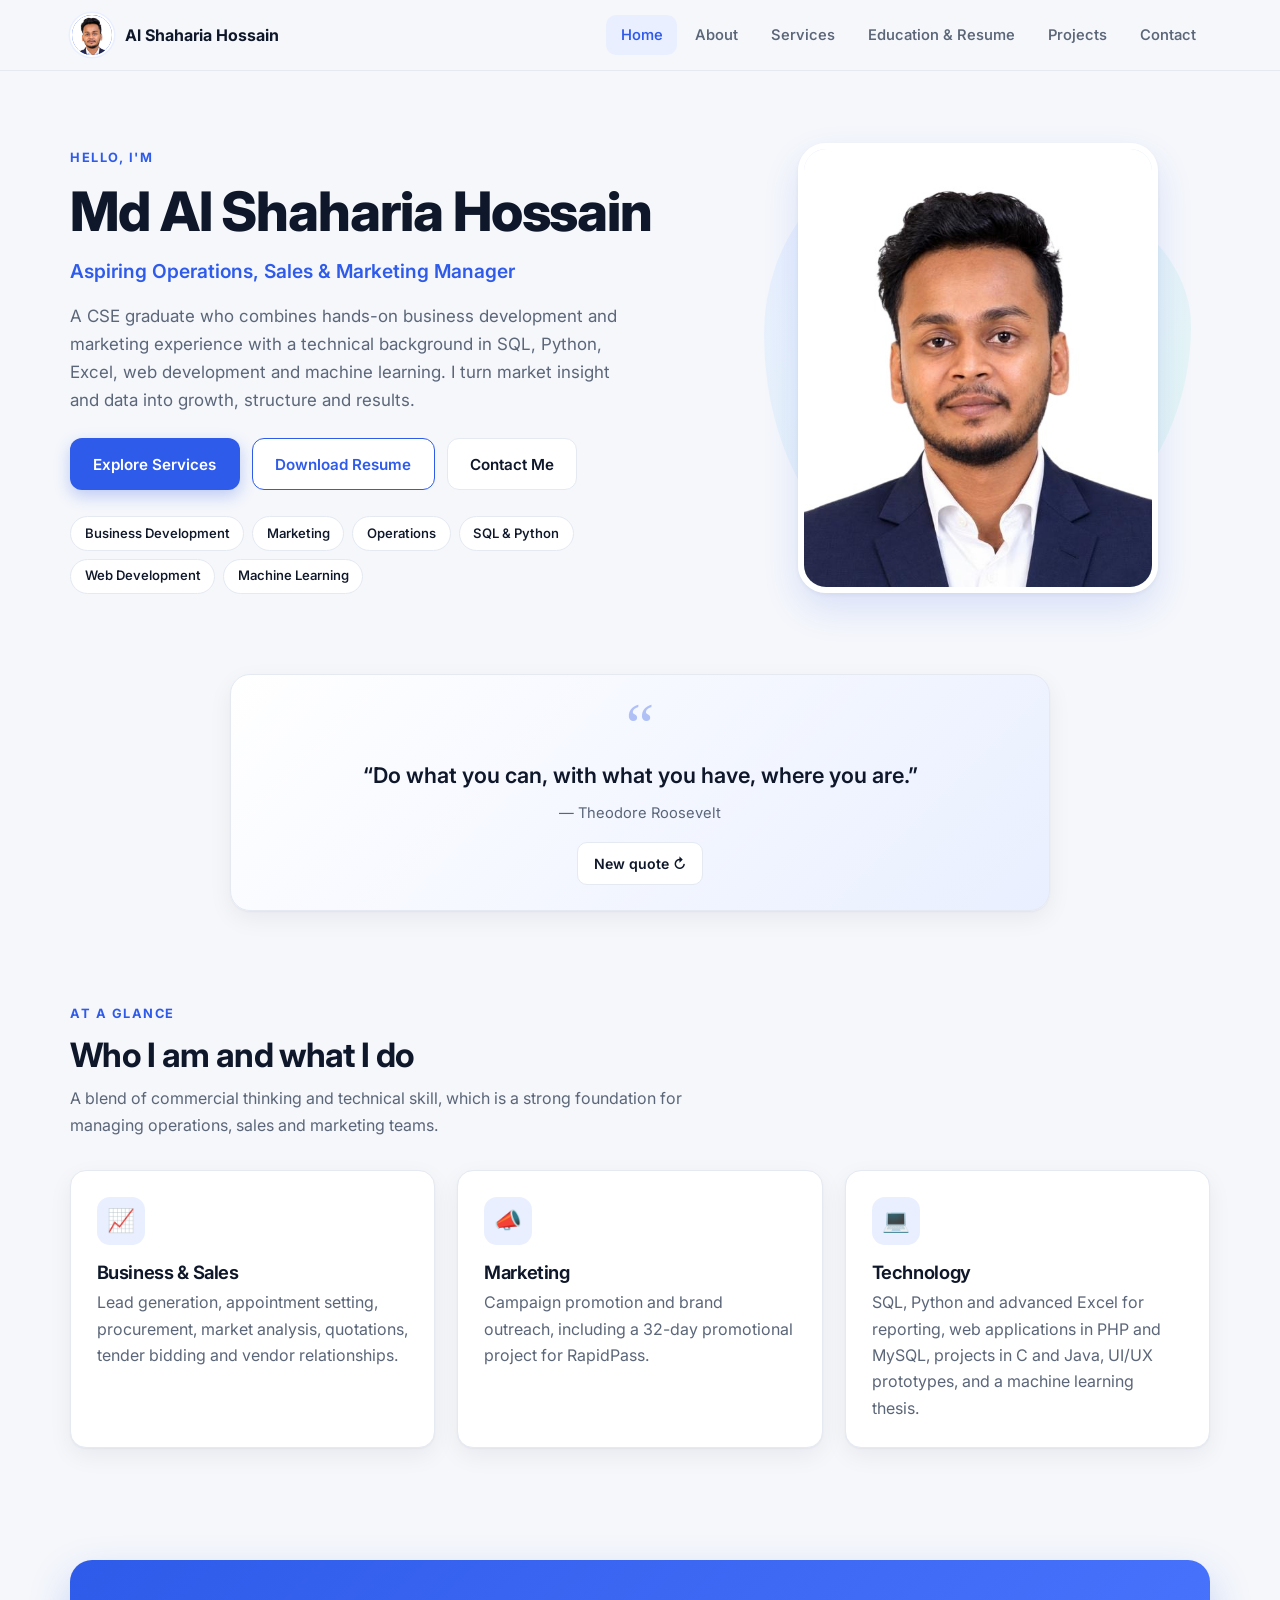
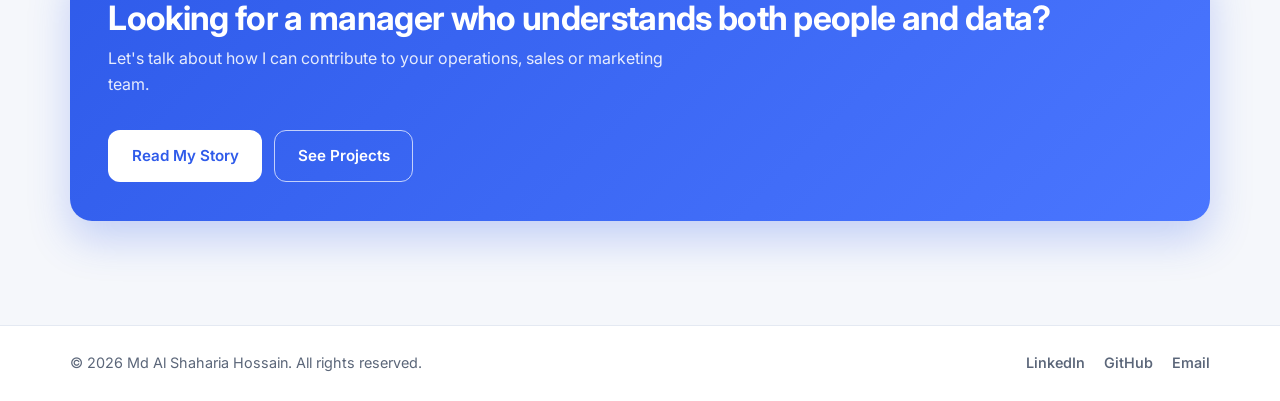
<file: index.html>
<!DOCTYPE html>
<html lang="en">
<head>
<meta charset="UTF-8">
<meta name="viewport" content="width=device-width, initial-scale=1">
<title>Home | Md Al Shaharia Hossain</title>
<meta name="description" content="Portfolio of Md Al Shaharia Hossain: business development, marketing and web development professional aspiring to operations, sales and marketing management.">
<link rel="preconnect" href="https://fonts.googleapis.com">
<link rel="preconnect" href="https://fonts.gstatic.com" crossorigin>
<link href="https://fonts.googleapis.com/css2?family=Inter:wght@400;500;600;700;800&display=swap" rel="stylesheet">
<link rel="stylesheet" href="style.css">
</head>
<body data-page="index.html">
<header class="site-header">
  <div class="container nav-wrap">
    <a href="index.html" class="brand" aria-label="Home"><span class="brand-mark"><span class="bm-fallback">MH</span><img src="image/profile.jpg" alt="Md Al Shaharia Hossain" onerror="this.remove()"></span><span class="brand-text">Al Shaharia Hossain</span></a>
    <button class="nav-toggle" id="navToggle" aria-label="Toggle menu" aria-expanded="false"><span></span><span></span><span></span></button>
    <nav class="nav" id="nav"><a href="index.html" class="active">Home</a><a href="about.html">About</a><a href="services.html">Services</a><a href="education.html">Education & Resume</a><a href="projects.html">Projects</a><a href="contact.html">Contact</a></nav>
  </div>
</header>
<main>

<section class="hero container">
  <div class="hero-text reveal">
    <span class="eyebrow">Hello, I'm</span>
    <h1>Md Al Shaharia Hossain</h1>
    <p class="role">Aspiring Operations, Sales &amp; Marketing Manager</p>
    <p class="lead">A CSE graduate who combines hands-on business development and marketing experience with a technical background in SQL, Python, Excel, web development and machine learning. I turn market insight and data into growth, structure and results.</p>
    <div class="btn-row">
      <a class="btn btn-primary" href="services.html">Explore Services</a>
      <a class="btn btn-outline" href="resume.pdf" download="Md-Al-Shaharia-Hossain-Resume.pdf" data-resume>Download Resume</a>
      <a class="btn btn-ghost" href="contact.html">Contact Me</a>
    </div>
    <ul class="chips">
      <li>Business Development</li><li>Marketing</li><li>Operations</li><li>SQL &amp; Python</li><li>Web Development</li><li>Machine Learning</li>
    </ul>
  </div>
  <div class="hero-photo reveal">
    <div class="photo photo-lg">
  <span class="initials">MH</span>
  <img src="image/profile.jpg" alt="Portrait of Md Al Shaharia Hossain" onerror="this.remove()">
</div>
  </div>
</section>

<section class="container reveal">
  <figure class="quote-box">
    <div class="quote-icon">&ldquo;</div>
    <blockquote id="quoteText">Loading inspiration...</blockquote>
    <figcaption id="quoteAuthor"></figcaption>
    <button class="btn btn-ghost btn-sm" id="newQuote" type="button">New quote &#8635;</button>
  </figure>
</section>

<section class="container section reveal">
  <div class="section-head">
    <span class="eyebrow">At a glance</span>
    <h2>Who I am and what I do</h2>
    <p>A blend of commercial thinking and technical skill, which is a strong foundation for managing operations, sales and marketing teams.</p>
  </div>
  <div class="grid-3">
    <article class="card">
      <div class="icon">&#128200;</div>
      <h3>Business &amp; Sales</h3>
      <p>Lead generation, appointment setting, procurement, market analysis, quotations, tender bidding and vendor relationships.</p>
    </article>
    <article class="card">
      <div class="icon">&#128227;</div>
      <h3>Marketing</h3>
      <p>Campaign promotion and brand outreach, including a 32-day promotional project for RapidPass.</p>
    </article>
    <article class="card">
      <div class="icon">&#128187;</div>
      <h3>Technology</h3>
      <p>SQL, Python and advanced Excel for reporting, web applications in PHP and MySQL, projects in C and Java, UI/UX prototypes, and a machine learning thesis.</p>
    </article>
  </div>
</section>

<section class="container section reveal">
  <div class="cta-box">
    <div>
      <h2>Looking for a manager who understands both people and data?</h2>
      <p>Let's talk about how I can contribute to your operations, sales or marketing team.</p>
    </div>
    <div class="btn-row">
      <a class="btn btn-primary" href="about.html">Read My Story</a>
      <a class="btn btn-ghost" href="projects.html">See Projects</a>
    </div>
  </div>
</section>

</main>
<footer class="site-footer">
  <div class="container footer-wrap">
    <p>&copy; <span id="year">2026</span> Md Al Shaharia Hossain. All rights reserved.</p>
    <div class="footer-links">
      <a href="https://www.linkedin.com/in/md-al-shaharia-hossain" target="_blank" rel="noopener">LinkedIn</a>
      <a href="https://github.com/Rimon0287" target="_blank" rel="noopener">GitHub</a>
      <a href="mailto:rimonhassain4087@gmail.com">Email</a>
    </div>
  </div>
</footer>
<button class="to-top" id="toTop" aria-label="Back to top">&uarr;</button>
<div class="toast" id="toast" role="status" aria-live="polite"></div>
<div class="modal" id="modal" aria-hidden="true">
  <div class="modal-backdrop" data-close></div>
  <div class="modal-box" role="dialog" aria-modal="true" aria-labelledby="modalTitle">
    <button class="modal-close" data-close aria-label="Close">&times;</button>
    <div id="modalBody"></div>
  </div>
</div>
<script src="script.js"></script>
</body>
</html>
</file>
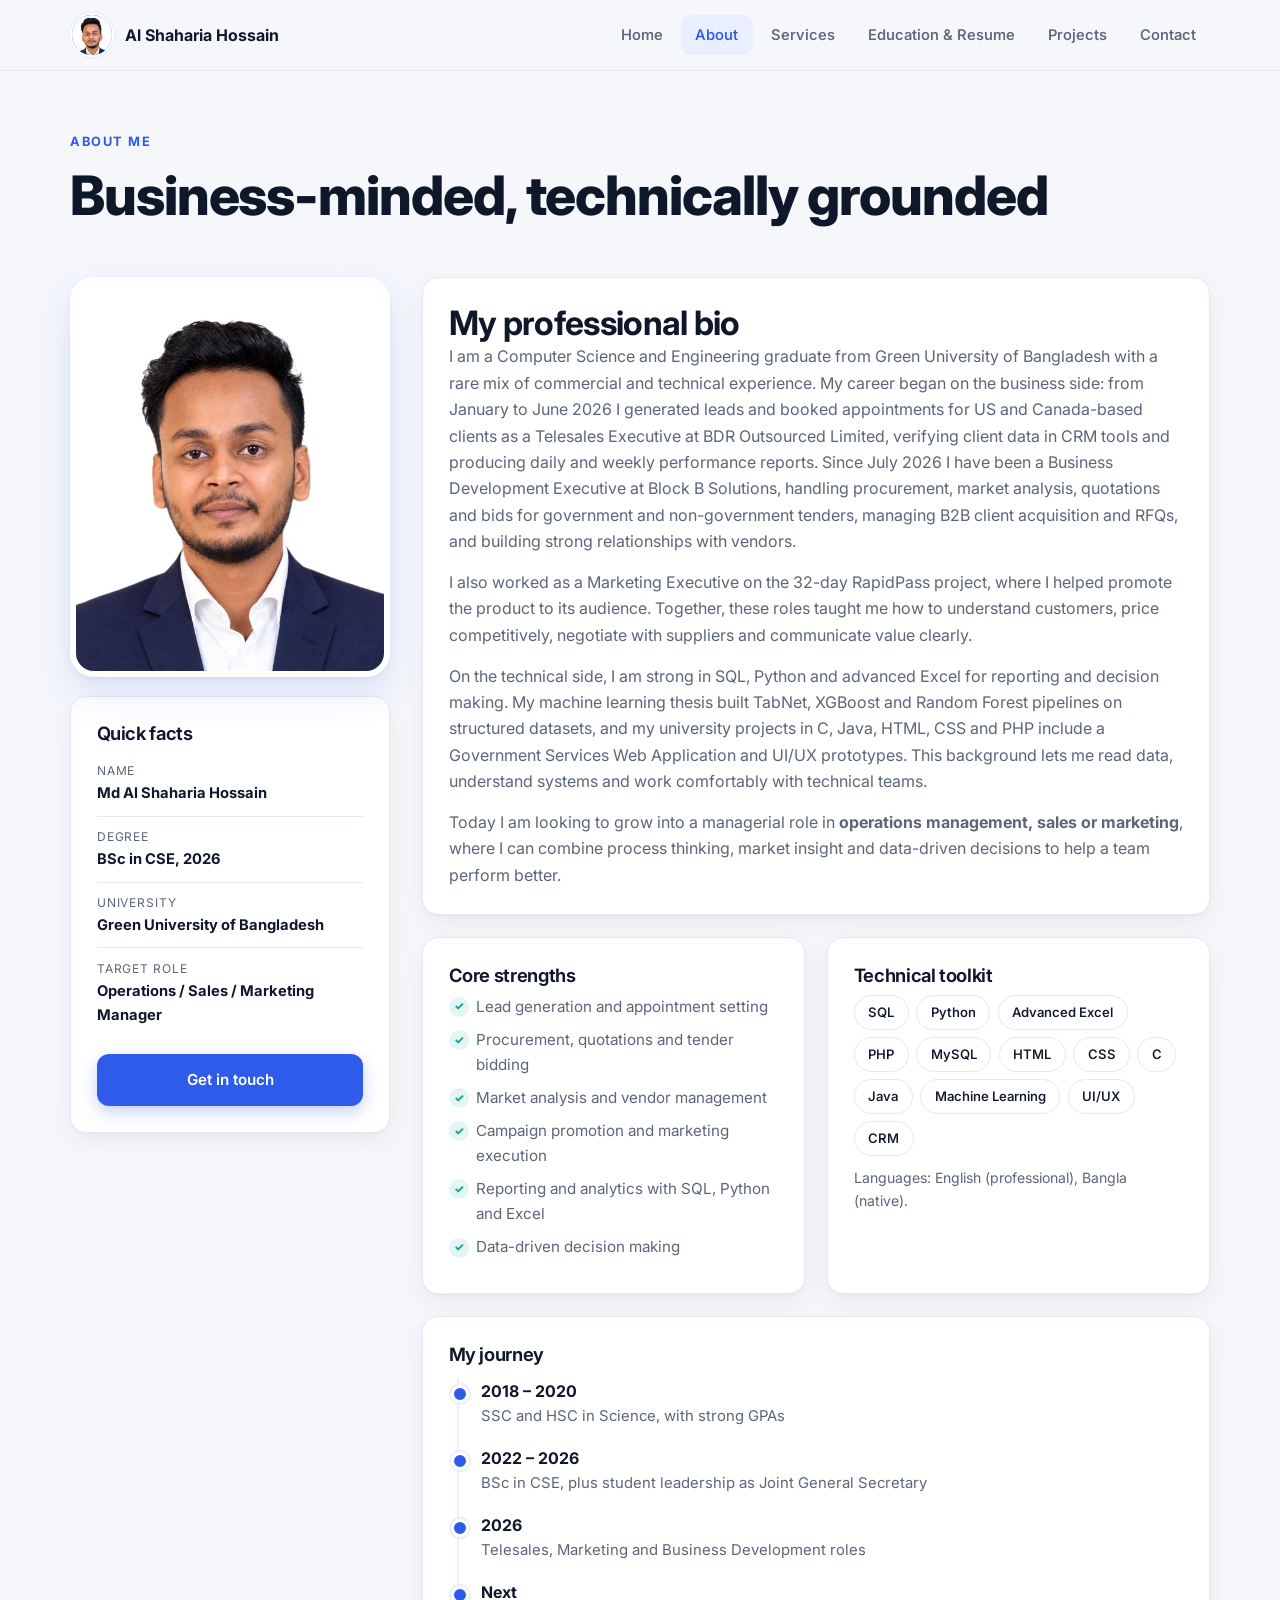
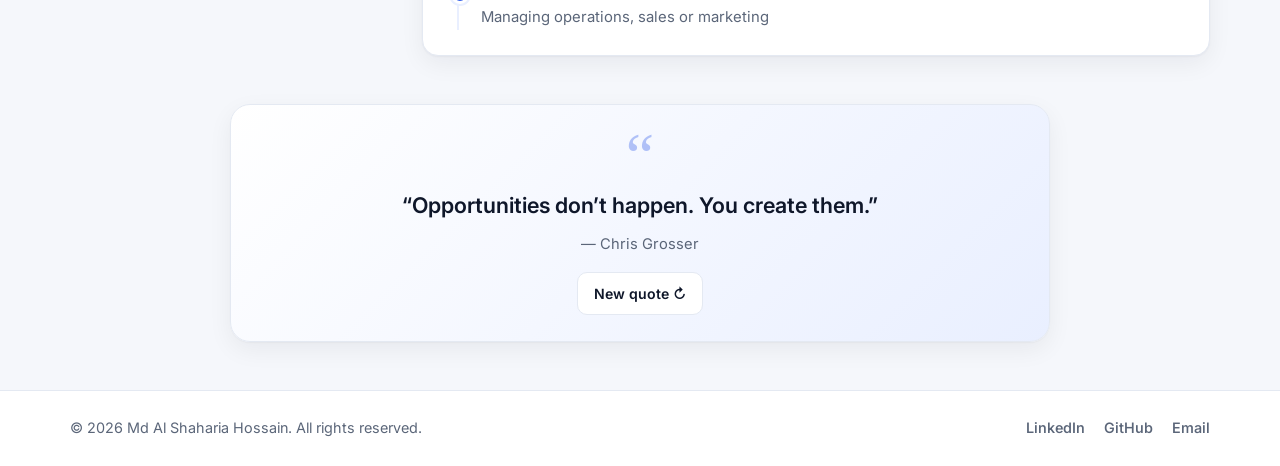
<file: about.html>
<!DOCTYPE html>
<html lang="en">
<head>
<meta charset="UTF-8">
<meta name="viewport" content="width=device-width, initial-scale=1">
<title>About | Md Al Shaharia Hossain</title>
<meta name="description" content="Portfolio of Md Al Shaharia Hossain: business development, marketing and web development professional aspiring to operations, sales and marketing management.">
<link rel="preconnect" href="https://fonts.googleapis.com">
<link rel="preconnect" href="https://fonts.gstatic.com" crossorigin>
<link href="https://fonts.googleapis.com/css2?family=Inter:wght@400;500;600;700;800&display=swap" rel="stylesheet">
<link rel="stylesheet" href="style.css">
</head>
<body data-page="about.html">
<header class="site-header">
  <div class="container nav-wrap">
    <a href="index.html" class="brand" aria-label="Home"><span class="brand-mark"><span class="bm-fallback">MH</span><img src="image/profile.jpg" alt="Md Al Shaharia Hossain" onerror="this.remove()"></span><span class="brand-text">Al Shaharia Hossain</span></a>
    <button class="nav-toggle" id="navToggle" aria-label="Toggle menu" aria-expanded="false"><span></span><span></span><span></span></button>
    <nav class="nav" id="nav"><a href="index.html">Home</a><a href="about.html" class="active">About</a><a href="services.html">Services</a><a href="education.html">Education & Resume</a><a href="projects.html">Projects</a><a href="contact.html">Contact</a></nav>
  </div>
</header>
<main>

<section class="page-hero container reveal">
  <span class="eyebrow">About me</span>
  <h1>Business-minded, technically grounded</h1>
</section>

<section class="container about-grid">
  <aside class="about-side reveal">
    <div class="photo photo-md">
  <span class="initials">MH</span>
  <img src="image/profile.jpg" alt="Portrait of Md Al Shaharia Hossain" onerror="this.remove()">
</div>
    <div class="card mini">
      <h3>Quick facts</h3>
      <ul class="facts">
        <li><span>Name</span><b>Md Al Shaharia Hossain</b></li>
        <li><span>Degree</span><b>BSc in CSE, 2026</b></li>
        <li><span>University</span><b>Green University of Bangladesh</b></li>
        <li><span>Target role</span><b>Operations / Sales / Marketing Manager</b></li>
      </ul>
      <a class="btn btn-primary btn-block" href="contact.html">Get in touch</a>
    </div>
  </aside>

  <div class="about-main reveal">
    <div class="card">
      <h2>My professional bio</h2>
      <p>I am a Computer Science and Engineering graduate from Green University of Bangladesh with a rare mix of commercial and technical experience. My career began on the business side: from January to June 2026 I generated leads and booked appointments for US and Canada-based clients as a Telesales Executive at BDR Outsourced Limited, verifying client data in CRM tools and producing daily and weekly performance reports. Since July 2026 I have been a Business Development Executive at Block B Solutions, handling procurement, market analysis, quotations and bids for government and non-government tenders, managing B2B client acquisition and RFQs, and building strong relationships with vendors.</p>
      <p>I also worked as a Marketing Executive on the 32-day RapidPass project, where I helped promote the product to its audience. Together, these roles taught me how to understand customers, price competitively, negotiate with suppliers and communicate value clearly.</p>
      <p>On the technical side, I am strong in SQL, Python and advanced Excel for reporting and decision making. My machine learning thesis built TabNet, XGBoost and Random Forest pipelines on structured datasets, and my university projects in C, Java, HTML, CSS and PHP include a Government Services Web Application and UI/UX prototypes. This background lets me read data, understand systems and work comfortably with technical teams.</p>
      <p>Today I am looking to grow into a managerial role in <b>operations management, sales or marketing</b>, where I can combine process thinking, market insight and data-driven decisions to help a team perform better.</p>
    </div>

    <div class="grid-2">
      <div class="card">
        <h3>Core strengths</h3>
        <ul class="tick">
          <li>Lead generation and appointment setting</li>
          <li>Procurement, quotations and tender bidding</li>
          <li>Market analysis and vendor management</li>
          <li>Campaign promotion and marketing execution</li>
          <li>Reporting and analytics with SQL, Python and Excel</li>
          <li>Data-driven decision making</li>
        </ul>
      </div>
      <div class="card">
        <h3>Technical toolkit</h3>
        <div class="tags">
          <span>SQL</span><span>Python</span><span>Advanced Excel</span><span>PHP</span><span>MySQL</span><span>HTML</span><span>CSS</span><span>C</span><span>Java</span><span>Machine Learning</span><span>UI/UX</span><span>CRM</span>
        </div>
        <p class="muted small">Languages: English (professional), Bangla (native).</p>
      </div>
    </div>

    <div class="card">
      <h3>My journey</h3>
      <ol class="mini-timeline">
        <li><b>2018 &ndash; 2020</b><span>SSC and HSC in Science, with strong GPAs</span></li>
        <li><b>2022 &ndash; 2026</b><span>BSc in CSE, plus student leadership as Joint General Secretary</span></li>
        <li><b>2026</b><span>Telesales, Marketing and Business Development roles</span></li>
        <li><b>Next</b><span>Managing operations, sales or marketing</span></li>
      </ol>
    </div>
  </div>
</section>

<section class="container reveal">
  <figure class="quote-box">
    <div class="quote-icon">&ldquo;</div>
    <blockquote id="quoteText">Loading inspiration...</blockquote>
    <figcaption id="quoteAuthor"></figcaption>
    <button class="btn btn-ghost btn-sm" id="newQuote" type="button">New quote &#8635;</button>
  </figure>
</section>

</main>
<footer class="site-footer">
  <div class="container footer-wrap">
    <p>&copy; <span id="year">2026</span> Md Al Shaharia Hossain. All rights reserved.</p>
    <div class="footer-links">
      <a href="https://www.linkedin.com/in/md-al-shaharia-hossain" target="_blank" rel="noopener">LinkedIn</a>
      <a href="https://github.com/Rimon0287" target="_blank" rel="noopener">GitHub</a>
      <a href="mailto:rimonhassain4087@gmail.com">Email</a>
    </div>
  </div>
</footer>
<button class="to-top" id="toTop" aria-label="Back to top">&uarr;</button>
<div class="toast" id="toast" role="status" aria-live="polite"></div>
<div class="modal" id="modal" aria-hidden="true">
  <div class="modal-backdrop" data-close></div>
  <div class="modal-box" role="dialog" aria-modal="true" aria-labelledby="modalTitle">
    <button class="modal-close" data-close aria-label="Close">&times;</button>
    <div id="modalBody"></div>
  </div>
</div>
<script src="script.js"></script>
</body>
</html>
</file>
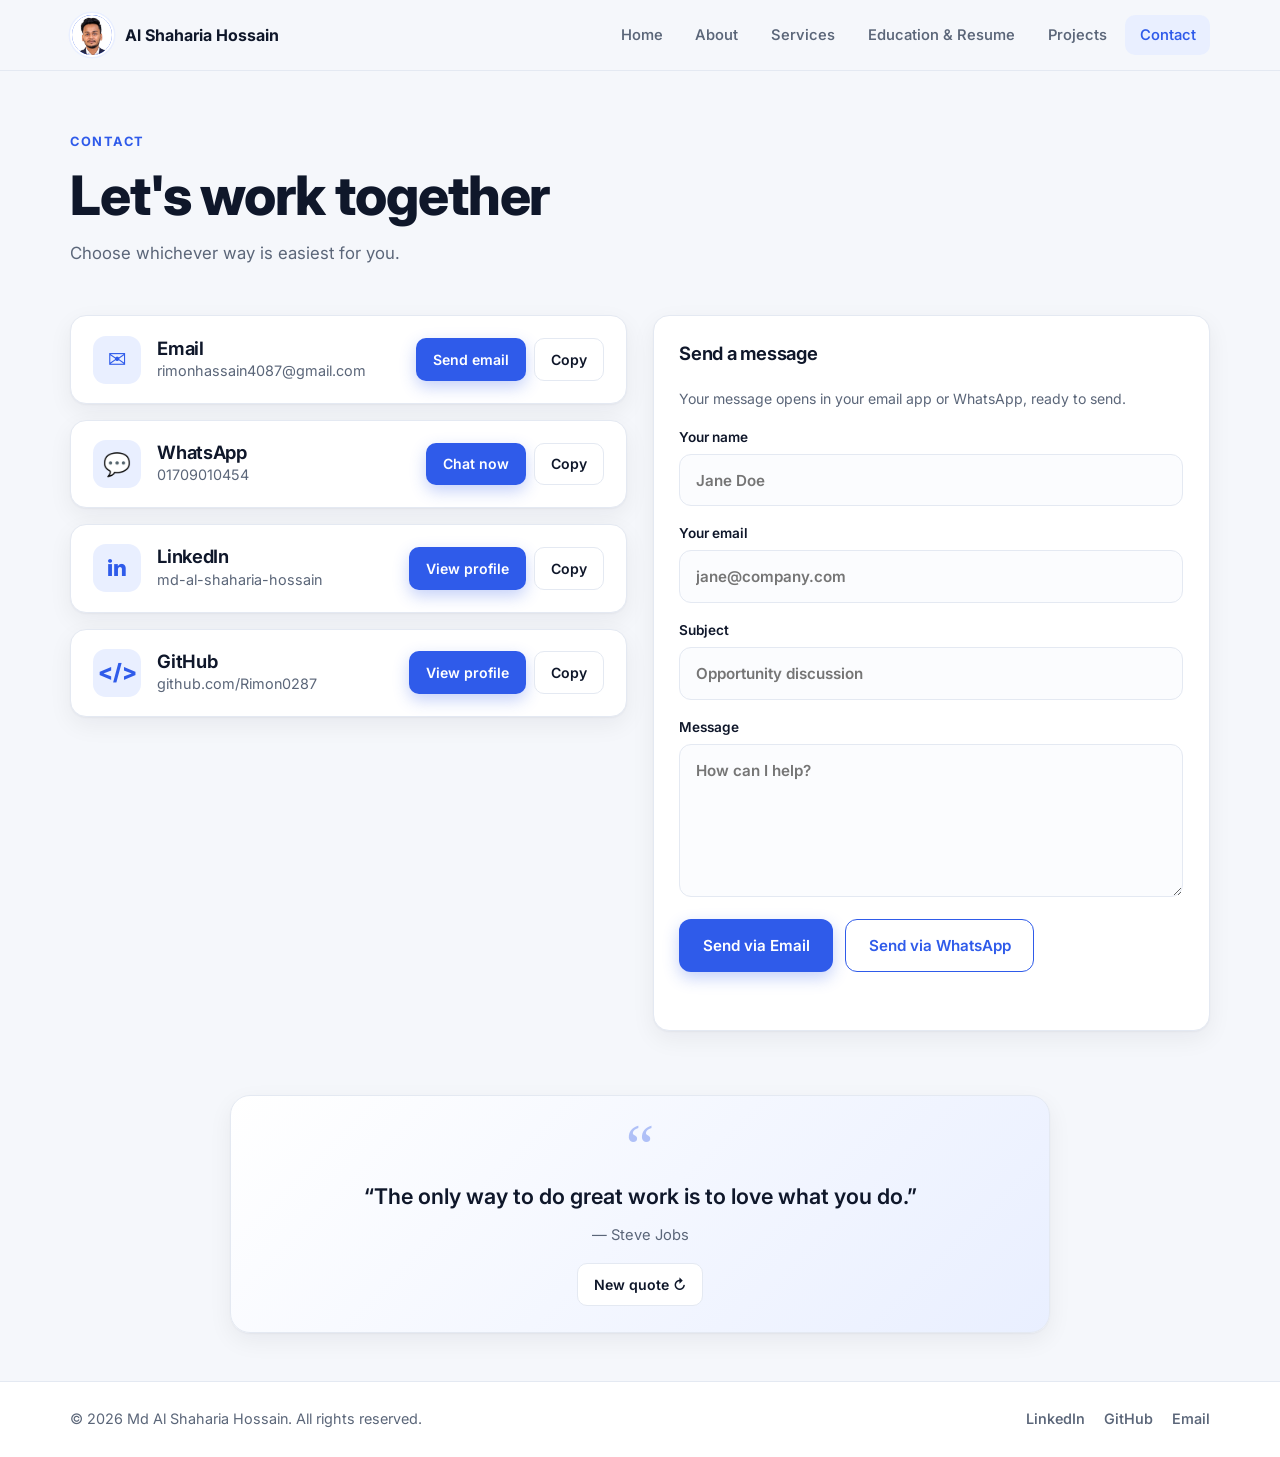
<file: contact.html>
<!DOCTYPE html>
<html lang="en">
<head>
<meta charset="UTF-8">
<meta name="viewport" content="width=device-width, initial-scale=1">
<title>Contact | Md Al Shaharia Hossain</title>
<meta name="description" content="Portfolio of Md Al Shaharia Hossain: business development, marketing and web development professional aspiring to operations, sales and marketing management.">
<link rel="preconnect" href="https://fonts.googleapis.com">
<link rel="preconnect" href="https://fonts.gstatic.com" crossorigin>
<link href="https://fonts.googleapis.com/css2?family=Inter:wght@400;500;600;700;800&display=swap" rel="stylesheet">
<link rel="stylesheet" href="style.css">
</head>
<body data-page="contact.html">
<header class="site-header">
  <div class="container nav-wrap">
    <a href="index.html" class="brand" aria-label="Home"><span class="brand-mark"><span class="bm-fallback">MH</span><img src="image/profile.jpg" alt="Md Al Shaharia Hossain" onerror="this.remove()"></span><span class="brand-text">Al Shaharia Hossain</span></a>
    <button class="nav-toggle" id="navToggle" aria-label="Toggle menu" aria-expanded="false"><span></span><span></span><span></span></button>
    <nav class="nav" id="nav"><a href="index.html">Home</a><a href="about.html">About</a><a href="services.html">Services</a><a href="education.html">Education & Resume</a><a href="projects.html">Projects</a><a href="contact.html" class="active">Contact</a></nav>
  </div>
</header>
<main>

<section class="page-hero container reveal">
  <span class="eyebrow">Contact</span>
  <h1>Let's work together</h1>
  <p class="sub">Choose whichever way is easiest for you.</p>
</section>

<section class="container section tight contact-grid reveal">
  <div class="contact-cards">
    <article class="card contact-card">
      <div class="icon">&#9993;</div>
      <div class="cc-body"><h3>Email</h3><p>rimonhassain4087@gmail.com</p></div>
      <div class="cc-actions">
        <a class="btn btn-primary btn-sm" href="mailto:rimonhassain4087@gmail.com">Send email</a>
        <button class="btn btn-ghost btn-sm" type="button" data-copy="rimonhassain4087@gmail.com">Copy</button>
      </div>
    </article>
    <article class="card contact-card">
      <div class="icon">&#128172;</div>
      <div class="cc-body"><h3>WhatsApp</h3><p>01709010454</p></div>
      <div class="cc-actions">
        <a class="btn btn-primary btn-sm" href="https://wa.me/8801709010454" target="_blank" rel="noopener">Chat now</a>
        <button class="btn btn-ghost btn-sm" type="button" data-copy="01709010454">Copy</button>
      </div>
    </article>
    <article class="card contact-card">
      <div class="icon">in</div>
      <div class="cc-body"><h3>LinkedIn</h3><p>md-al-shaharia-hossain</p></div>
      <div class="cc-actions">
        <a class="btn btn-primary btn-sm" href="https://www.linkedin.com/in/md-al-shaharia-hossain" target="_blank" rel="noopener">View profile</a>
        <button class="btn btn-ghost btn-sm" type="button" data-copy="https://www.linkedin.com/in/md-al-shaharia-hossain">Copy</button>
      </div>
    </article>
    <article class="card contact-card">
      <div class="icon">&lt;/&gt;</div>
      <div class="cc-body"><h3>GitHub</h3><p>github.com/Rimon0287</p></div>
      <div class="cc-actions">
        <a class="btn btn-primary btn-sm" href="https://github.com/Rimon0287" target="_blank" rel="noopener">View profile</a>
        <button class="btn btn-ghost btn-sm" type="button" data-copy="https://github.com/Rimon0287">Copy</button>
      </div>
    </article>
  </div>

  <form class="card form" id="contactForm" novalidate>
    <h3>Send a message</h3>
    <p class="muted small">Your message opens in your email app or WhatsApp, ready to send.</p>
    <label>Your name<input type="text" id="fName" placeholder="Jane Doe" required></label>
    <label>Your email<input type="email" id="fEmail" placeholder="jane@company.com" required></label>
    <label>Subject<input type="text" id="fSubject" placeholder="Opportunity discussion"></label>
    <label>Message<textarea id="fMessage" rows="5" placeholder="How can I help?" required></textarea></label>
    <div class="btn-row">
      <button class="btn btn-primary" type="submit" data-mode="email">Send via Email</button>
      <button class="btn btn-outline" type="button" id="sendWa">Send via WhatsApp</button>
    </div>
    <p class="form-error" id="formError" role="alert"></p>
  </form>
</section>

<section class="container reveal">
  <figure class="quote-box">
    <div class="quote-icon">&ldquo;</div>
    <blockquote id="quoteText">Loading inspiration...</blockquote>
    <figcaption id="quoteAuthor"></figcaption>
    <button class="btn btn-ghost btn-sm" id="newQuote" type="button">New quote &#8635;</button>
  </figure>
</section>

</main>
<footer class="site-footer">
  <div class="container footer-wrap">
    <p>&copy; <span id="year">2026</span> Md Al Shaharia Hossain. All rights reserved.</p>
    <div class="footer-links">
      <a href="https://www.linkedin.com/in/md-al-shaharia-hossain" target="_blank" rel="noopener">LinkedIn</a>
      <a href="https://github.com/Rimon0287" target="_blank" rel="noopener">GitHub</a>
      <a href="mailto:rimonhassain4087@gmail.com">Email</a>
    </div>
  </div>
</footer>
<button class="to-top" id="toTop" aria-label="Back to top">&uarr;</button>
<div class="toast" id="toast" role="status" aria-live="polite"></div>
<div class="modal" id="modal" aria-hidden="true">
  <div class="modal-backdrop" data-close></div>
  <div class="modal-box" role="dialog" aria-modal="true" aria-labelledby="modalTitle">
    <button class="modal-close" data-close aria-label="Close">&times;</button>
    <div id="modalBody"></div>
  </div>
</div>
<script src="script.js"></script>
</body>
</html>
</file>
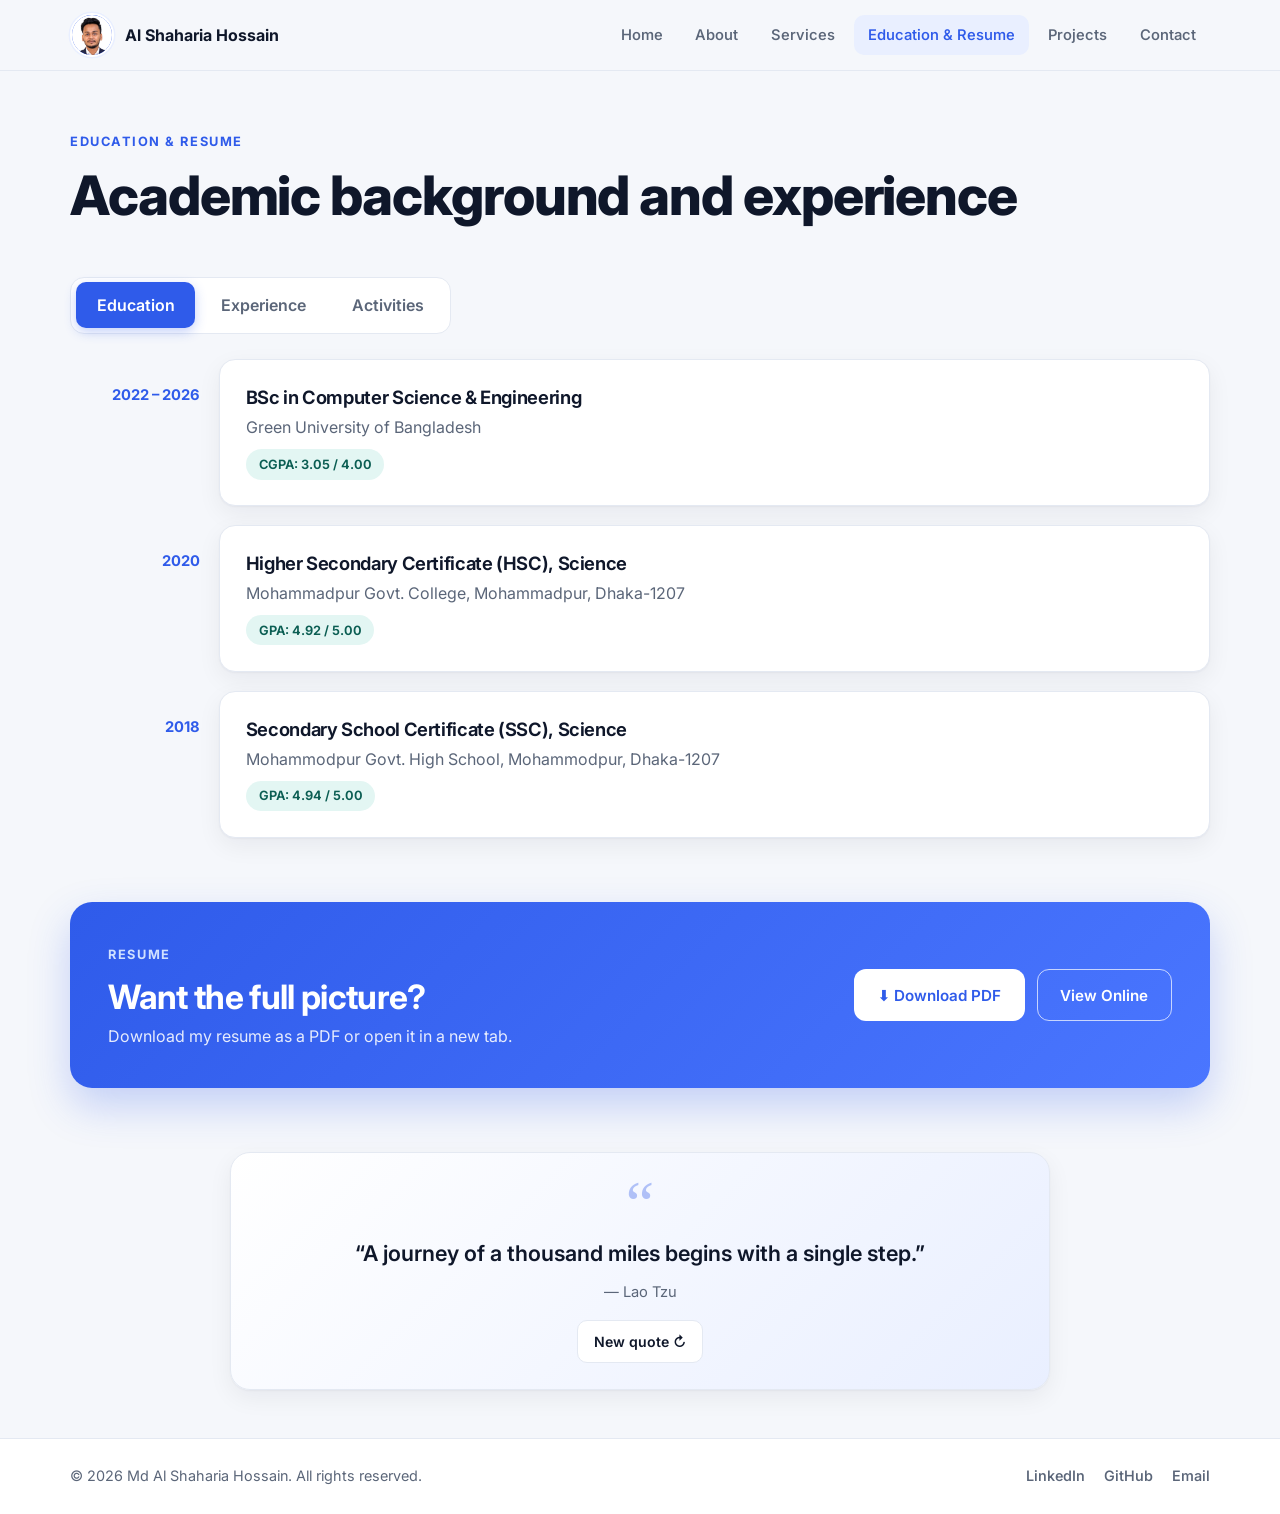
<file: education.html>
<!DOCTYPE html>
<html lang="en">
<head>
<meta charset="UTF-8">
<meta name="viewport" content="width=device-width, initial-scale=1">
<title>Education & Resume | Md Al Shaharia Hossain</title>
<meta name="description" content="Portfolio of Md Al Shaharia Hossain: business development, marketing and web development professional aspiring to operations, sales and marketing management.">
<link rel="preconnect" href="https://fonts.googleapis.com">
<link rel="preconnect" href="https://fonts.gstatic.com" crossorigin>
<link href="https://fonts.googleapis.com/css2?family=Inter:wght@400;500;600;700;800&display=swap" rel="stylesheet">
<link rel="stylesheet" href="style.css">
</head>
<body data-page="education.html">
<header class="site-header">
  <div class="container nav-wrap">
    <a href="index.html" class="brand" aria-label="Home"><span class="brand-mark"><span class="bm-fallback">MH</span><img src="image/profile.jpg" alt="Md Al Shaharia Hossain" onerror="this.remove()"></span><span class="brand-text">Al Shaharia Hossain</span></a>
    <button class="nav-toggle" id="navToggle" aria-label="Toggle menu" aria-expanded="false"><span></span><span></span><span></span></button>
    <nav class="nav" id="nav"><a href="index.html">Home</a><a href="about.html">About</a><a href="services.html">Services</a><a href="education.html" class="active">Education & Resume</a><a href="projects.html">Projects</a><a href="contact.html">Contact</a></nav>
  </div>
</header>
<main>

<section class="page-hero container reveal">
  <span class="eyebrow">Education &amp; Resume</span>
  <h1>Academic background and experience</h1>
</section>

<section class="container section tight reveal">
  <div class="tabs" role="tablist">
    <button class="tab active" role="tab" data-tab="edu">Education</button>
    <button class="tab" role="tab" data-tab="exp">Experience</button>
    <button class="tab" role="tab" data-tab="act">Activities</button>
  </div>

  <div class="tab-panel active" id="tab-edu">
    <div class="timeline">
      <article class="t-item">
        <span class="t-year">2022 &ndash; 2026</span>
        <div class="card">
          <h3>BSc in Computer Science &amp; Engineering</h3>
          <p class="muted">Green University of Bangladesh</p>
          <span class="badge">CGPA: 3.05 / 4.00</span>
        </div>
      </article>
      <article class="t-item">
        <span class="t-year">2020</span>
        <div class="card">
          <h3>Higher Secondary Certificate (HSC), Science</h3>
          <p class="muted">Mohammadpur Govt. College, Mohammadpur, Dhaka-1207</p>
          <span class="badge">GPA: 4.92 / 5.00</span>
        </div>
      </article>
      <article class="t-item">
        <span class="t-year">2018</span>
        <div class="card">
          <h3>Secondary School Certificate (SSC), Science</h3>
          <p class="muted">Mohammodpur Govt. High School, Mohammodpur, Dhaka-1207</p>
          <span class="badge">GPA: 4.94 / 5.00</span>
        </div>
      </article>
    </div>
  </div>

  <div class="tab-panel" id="tab-exp">
    <div class="timeline">
      <article class="t-item">
        <span class="t-year">Jul 2026 &ndash; Present</span>
        <div class="card">
          <h3>Business Development Executive</h3>
          <p class="muted">Block B Solutions</p>
          <ul class="tick">
            <li>Prepare quotations and bids for government and non-government organisations and work to secure tenders</li>
            <li>Manage B2B client acquisition, lead sourcing, RFQs and vendor relationships against operational budgets</li>
            <li>Maintain SQL and Excel databases; deliver procurement analytics and supplier evaluations to executives</li>
          </ul>
        </div>
      </article>
      <article class="t-item">
        <span class="t-year">Jan &ndash; Jun 2026</span>
        <div class="card">
          <h3>Telesales Executive</h3>
          <p class="muted">BDR Outsourced Limited</p>
          <ul class="tick">
            <li>Generated leads and set appointments for US and Canada-based clients within compliance standards</li>
            <li>Verified client data in CRM tools and produced daily and weekly performance and conversion reports</li>
          </ul>
        </div>
      </article>
      <article class="t-item">
        <span class="t-year">32-day project</span>
        <div class="card">
          <h3>Marketing Executive</h3>
          <p class="muted">RapidPass</p>
          <ul class="tick">
            <li>Promoted RapidPass to its target audience through campaign promotion and brand outreach</li>
          </ul>
        </div>
      </article>
    </div>
  </div>

  <div class="tab-panel" id="tab-act">
    <div class="card">
      <h3>Joint General Secretary</h3>
      <p class="muted">Prothom Alo Bondhu Shova, Green University</p>
      <p>Successfully organised 2 programmes and workshops, managing budgets and partner communication while building leadership, planning and teamwork skills.</p>
    </div>
  </div>
</section>

<section class="container section tight reveal">
  <div class="resume-box">
    <div>
      <span class="eyebrow">Resume</span>
      <h2>Want the full picture?</h2>
      <p>Download my resume as a PDF or open it in a new tab.</p>
    </div>
    <div class="btn-row">
      <a class="btn btn-primary" href="resume.pdf" download="Md-Al-Shaharia-Hossain-Resume.pdf" data-resume>&#11015; Download PDF</a>
      <a class="btn btn-outline" href="resume.pdf" target="_blank" rel="noopener" data-resume-view>View Online</a>
    </div>
  </div>
</section>

<section class="container reveal">
  <figure class="quote-box">
    <div class="quote-icon">&ldquo;</div>
    <blockquote id="quoteText">Loading inspiration...</blockquote>
    <figcaption id="quoteAuthor"></figcaption>
    <button class="btn btn-ghost btn-sm" id="newQuote" type="button">New quote &#8635;</button>
  </figure>
</section>

</main>
<footer class="site-footer">
  <div class="container footer-wrap">
    <p>&copy; <span id="year">2026</span> Md Al Shaharia Hossain. All rights reserved.</p>
    <div class="footer-links">
      <a href="https://www.linkedin.com/in/md-al-shaharia-hossain" target="_blank" rel="noopener">LinkedIn</a>
      <a href="https://github.com/Rimon0287" target="_blank" rel="noopener">GitHub</a>
      <a href="mailto:rimonhassain4087@gmail.com">Email</a>
    </div>
  </div>
</footer>
<button class="to-top" id="toTop" aria-label="Back to top">&uarr;</button>
<div class="toast" id="toast" role="status" aria-live="polite"></div>
<div class="modal" id="modal" aria-hidden="true">
  <div class="modal-backdrop" data-close></div>
  <div class="modal-box" role="dialog" aria-modal="true" aria-labelledby="modalTitle">
    <button class="modal-close" data-close aria-label="Close">&times;</button>
    <div id="modalBody"></div>
  </div>
</div>
<script src="script.js"></script>
</body>
</html>
</file>
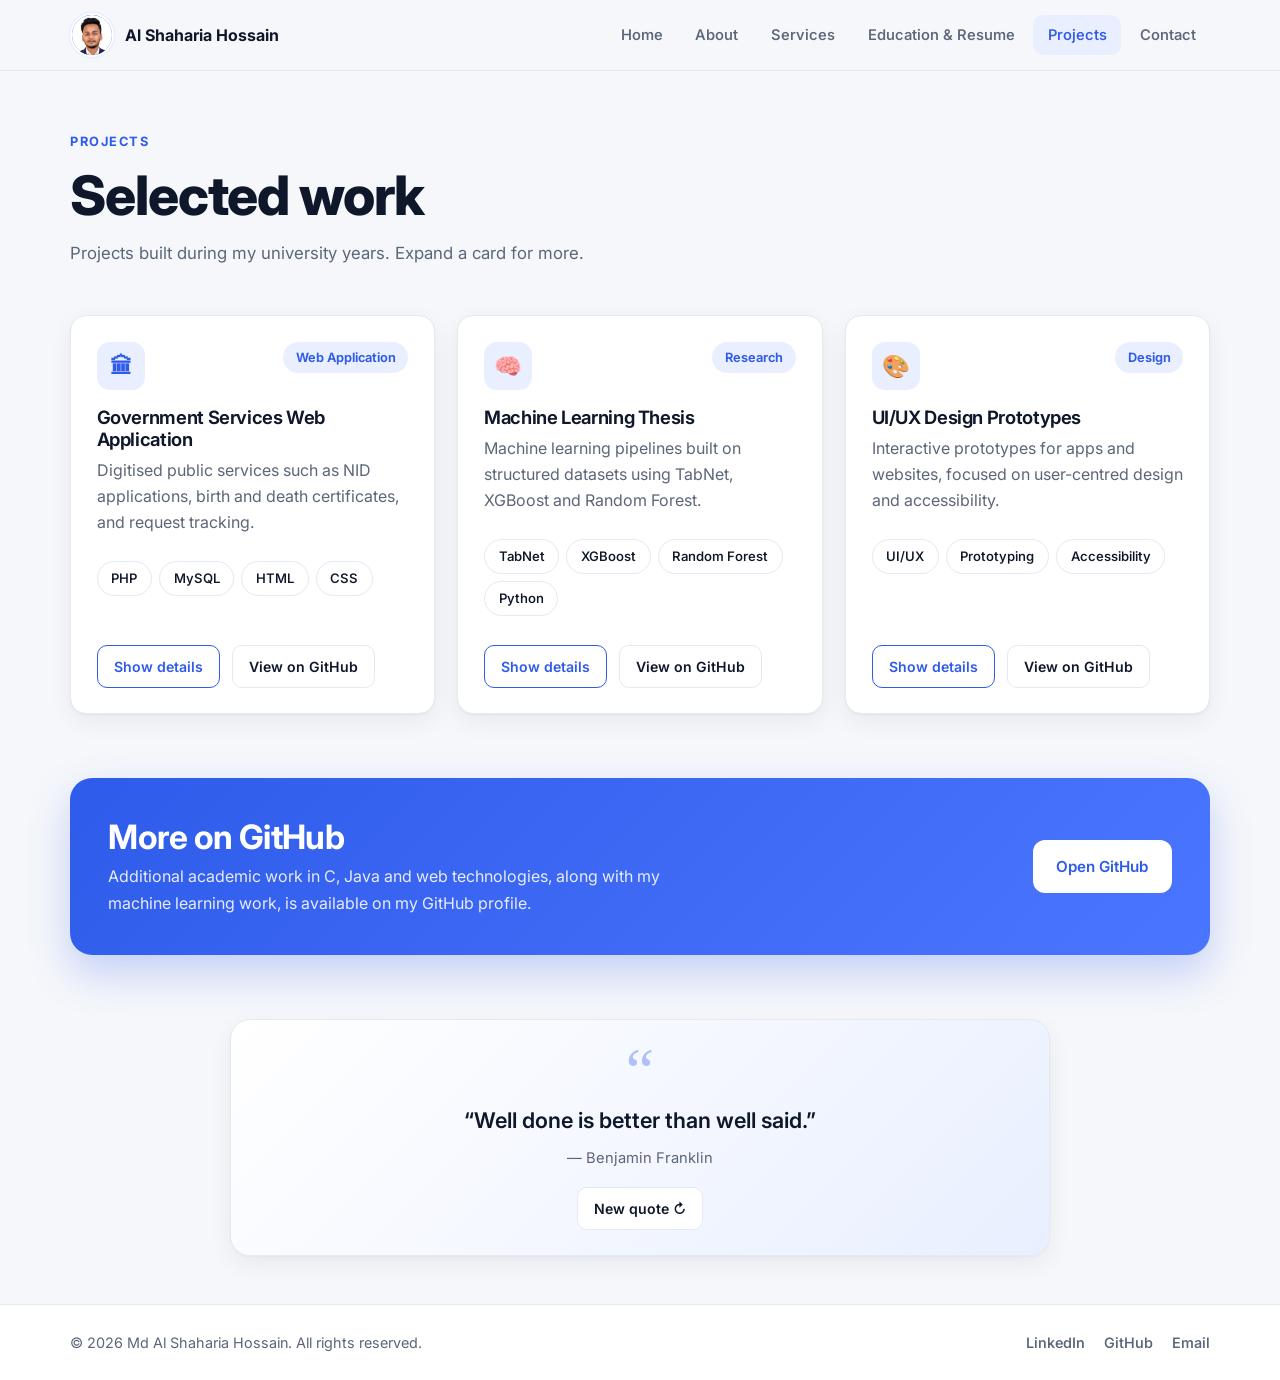
<file: projects.html>
<!DOCTYPE html>
<html lang="en">
<head>
<meta charset="UTF-8">
<meta name="viewport" content="width=device-width, initial-scale=1">
<title>Projects | Md Al Shaharia Hossain</title>
<meta name="description" content="Portfolio of Md Al Shaharia Hossain: business development, marketing and web development professional aspiring to operations, sales and marketing management.">
<link rel="preconnect" href="https://fonts.googleapis.com">
<link rel="preconnect" href="https://fonts.gstatic.com" crossorigin>
<link href="https://fonts.googleapis.com/css2?family=Inter:wght@400;500;600;700;800&display=swap" rel="stylesheet">
<link rel="stylesheet" href="style.css">
</head>
<body data-page="projects.html">
<header class="site-header">
  <div class="container nav-wrap">
    <a href="index.html" class="brand" aria-label="Home"><span class="brand-mark"><span class="bm-fallback">MH</span><img src="image/profile.jpg" alt="Md Al Shaharia Hossain" onerror="this.remove()"></span><span class="brand-text">Al Shaharia Hossain</span></a>
    <button class="nav-toggle" id="navToggle" aria-label="Toggle menu" aria-expanded="false"><span></span><span></span><span></span></button>
    <nav class="nav" id="nav"><a href="index.html">Home</a><a href="about.html">About</a><a href="services.html">Services</a><a href="education.html">Education & Resume</a><a href="projects.html" class="active">Projects</a><a href="contact.html">Contact</a></nav>
  </div>
</header>
<main>

<section class="page-hero container reveal">
  <span class="eyebrow">Projects</span>
  <h1>Selected work</h1>
  <p class="sub">Projects built during my university years. Expand a card for more.</p>
</section>

<section class="container section tight reveal">
  <div class="grid-3 projects">
    <article class="card project">
      <div class="proj-top"><span class="icon">&#127963;</span><span class="badge">Web Application</span></div>
      <h3>Government Services Web Application</h3>
      <p>Digitised public services such as NID applications, birth and death certificates, and request tracking.</p>
      <div class="tags"><span>PHP</span><span>MySQL</span><span>HTML</span><span>CSS</span></div>
      <div class="expand" hidden>
        <h4>Highlights</h4>
        <ul class="tick">
          <li>Online application flows for NID and birth/death certificates</li>
          <li>Request tracking so citizens can follow their application status</li>
          <li>Database-driven back end built with PHP and MySQL</li>
          <li>Clean, form-focused HTML and CSS interface</li>
        </ul>
      </div>
      <div class="btn-row">
        <button class="btn btn-outline btn-sm toggle-more" type="button" aria-expanded="false">Show details</button>
        <a class="btn btn-ghost btn-sm" href="https://github.com/Rimon0287" target="_blank" rel="noopener">View on GitHub</a>
      </div>
    </article>

    <article class="card project">
      <div class="proj-top"><span class="icon">&#129504;</span><span class="badge">Research</span></div>
      <h3>Machine Learning Thesis</h3>
      <p>Machine learning pipelines built on structured datasets using TabNet, XGBoost and Random Forest.</p>
      <div class="tags"><span>TabNet</span><span>XGBoost</span><span>Random Forest</span><span>Python</span></div>
      <div class="expand" hidden>
        <h4>Highlights</h4>
        <ul class="tick">
          <li>Pipelines built for structured (tabular) datasets</li>
          <li>Uses a deep learning model (TabNet) alongside tree-based models (XGBoost, Random Forest)</li>
        </ul>
      </div>
      <div class="btn-row">
        <button class="btn btn-outline btn-sm toggle-more" type="button" aria-expanded="false">Show details</button>
        <a class="btn btn-ghost btn-sm" href="https://github.com/Rimon0287" target="_blank" rel="noopener">View on GitHub</a>
      </div>
    </article>

    <article class="card project">
      <div class="proj-top"><span class="icon">&#127912;</span><span class="badge">Design</span></div>
      <h3>UI/UX Design Prototypes</h3>
      <p>Interactive prototypes for apps and websites, focused on user-centred design and accessibility.</p>
      <div class="tags"><span>UI/UX</span><span>Prototyping</span><span>Accessibility</span></div>
      <div class="expand" hidden>
        <h4>Highlights</h4>
        <ul class="tick">
          <li>User-centred approach from flow to final screens</li>
          <li>Interactive prototypes that can be tested with real users</li>
          <li>Accessibility considered in colour, layout and navigation</li>
          <li>Iterative refinement based on feedback</li>
        </ul>
      </div>
      <div class="btn-row">
        <button class="btn btn-outline btn-sm toggle-more" type="button" aria-expanded="false">Show details</button>
        <a class="btn btn-ghost btn-sm" href="https://github.com/Rimon0287" target="_blank" rel="noopener">View on GitHub</a>
      </div>
    </article>
  </div>
</section>

<section class="container section tight reveal">
  <div class="cta-box">
    <div>
      <h2>More on GitHub</h2>
      <p>Additional academic work in C, Java and web technologies, along with my machine learning work, is available on my GitHub profile.</p>
    </div>
    <div class="btn-row">
      <a class="btn btn-primary" href="https://github.com/Rimon0287" target="_blank" rel="noopener">Open GitHub</a>
    </div>
  </div>
</section>

<section class="container reveal">
  <figure class="quote-box">
    <div class="quote-icon">&ldquo;</div>
    <blockquote id="quoteText">Loading inspiration...</blockquote>
    <figcaption id="quoteAuthor"></figcaption>
    <button class="btn btn-ghost btn-sm" id="newQuote" type="button">New quote &#8635;</button>
  </figure>
</section>

</main>
<footer class="site-footer">
  <div class="container footer-wrap">
    <p>&copy; <span id="year">2026</span> Md Al Shaharia Hossain. All rights reserved.</p>
    <div class="footer-links">
      <a href="https://www.linkedin.com/in/md-al-shaharia-hossain" target="_blank" rel="noopener">LinkedIn</a>
      <a href="https://github.com/Rimon0287" target="_blank" rel="noopener">GitHub</a>
      <a href="mailto:rimonhassain4087@gmail.com">Email</a>
    </div>
  </div>
</footer>
<button class="to-top" id="toTop" aria-label="Back to top">&uarr;</button>
<div class="toast" id="toast" role="status" aria-live="polite"></div>
<div class="modal" id="modal" aria-hidden="true">
  <div class="modal-backdrop" data-close></div>
  <div class="modal-box" role="dialog" aria-modal="true" aria-labelledby="modalTitle">
    <button class="modal-close" data-close aria-label="Close">&times;</button>
    <div id="modalBody"></div>
  </div>
</div>
<script src="script.js"></script>
</body>
</html>
</file>
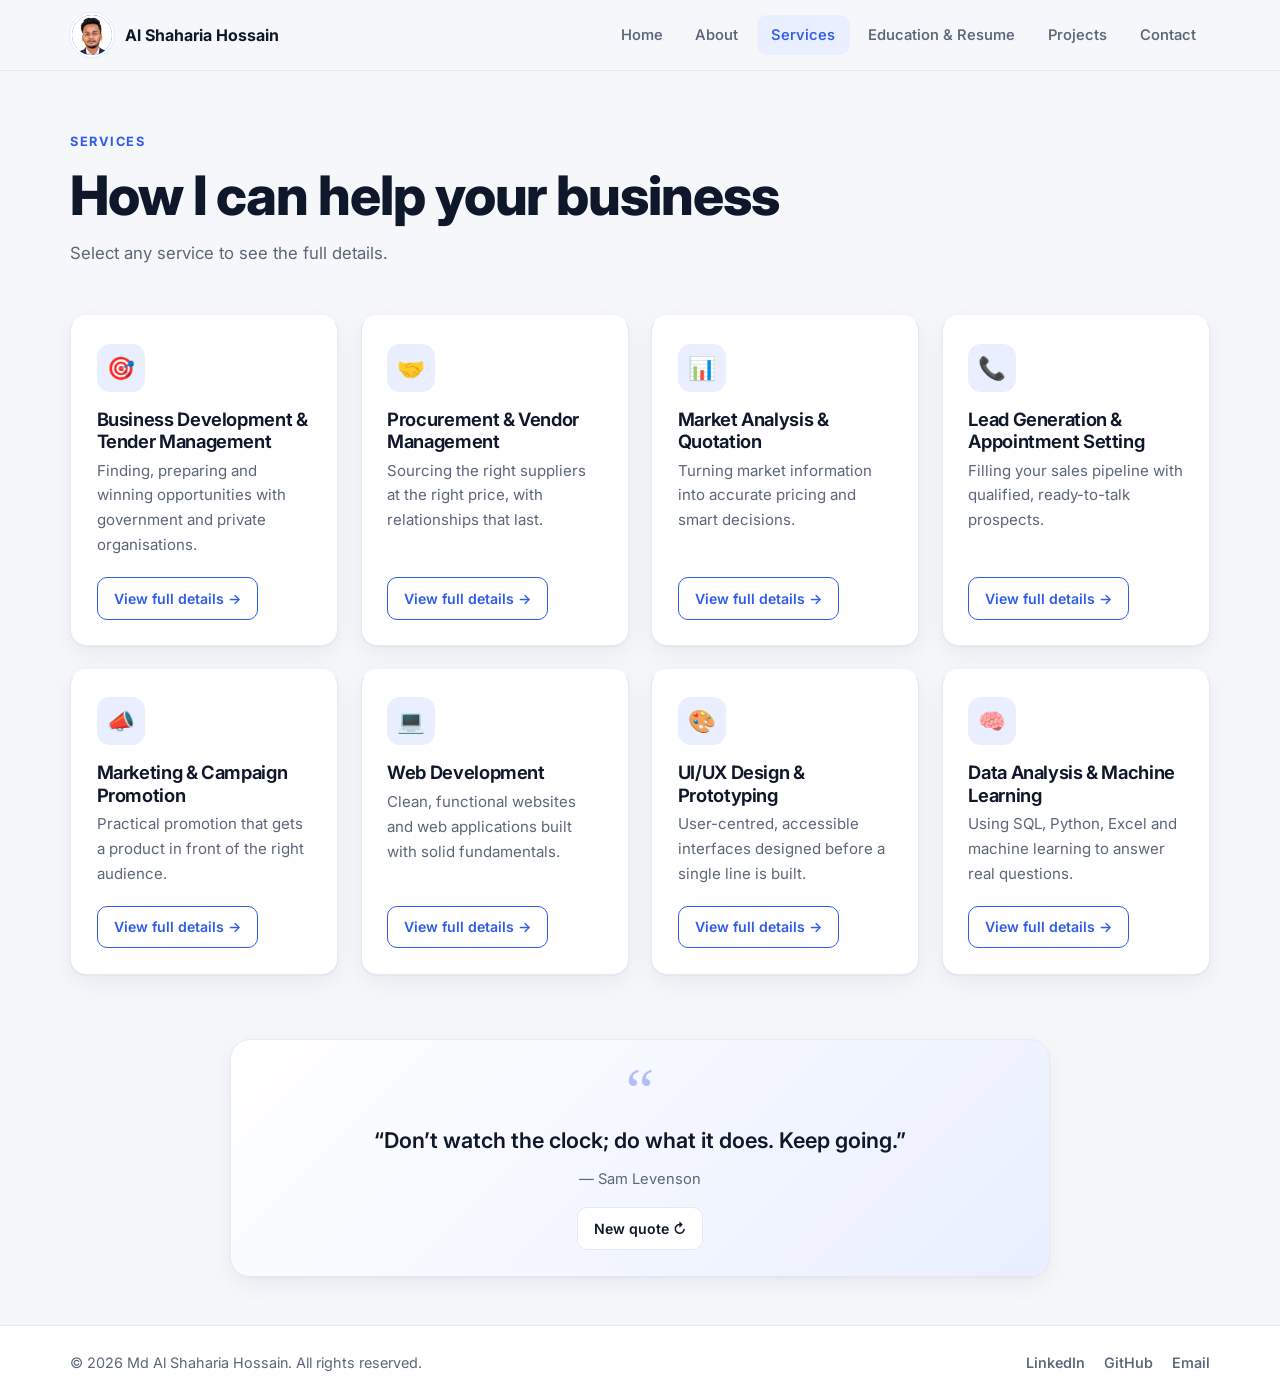
<file: services.html>
<!DOCTYPE html>
<html lang="en">
<head>
<meta charset="UTF-8">
<meta name="viewport" content="width=device-width, initial-scale=1">
<title>Services | Md Al Shaharia Hossain</title>
<meta name="description" content="Portfolio of Md Al Shaharia Hossain: business development, marketing and web development professional aspiring to operations, sales and marketing management.">
<link rel="preconnect" href="https://fonts.googleapis.com">
<link rel="preconnect" href="https://fonts.gstatic.com" crossorigin>
<link href="https://fonts.googleapis.com/css2?family=Inter:wght@400;500;600;700;800&display=swap" rel="stylesheet">
<link rel="stylesheet" href="style.css">
</head>
<body data-page="services.html">
<header class="site-header">
  <div class="container nav-wrap">
    <a href="index.html" class="brand" aria-label="Home"><span class="brand-mark"><span class="bm-fallback">MH</span><img src="image/profile.jpg" alt="Md Al Shaharia Hossain" onerror="this.remove()"></span><span class="brand-text">Al Shaharia Hossain</span></a>
    <button class="nav-toggle" id="navToggle" aria-label="Toggle menu" aria-expanded="false"><span></span><span></span><span></span></button>
    <nav class="nav" id="nav"><a href="index.html">Home</a><a href="about.html">About</a><a href="services.html" class="active">Services</a><a href="education.html">Education & Resume</a><a href="projects.html">Projects</a><a href="contact.html">Contact</a></nav>
  </div>
</header>
<main>

<section class="page-hero container reveal">
  <span class="eyebrow">Services</span>
  <h1>How I can help your business</h1>
  <p class="sub">Select any service to see the full details.</p>
</section>
<section class="container section tight reveal">
  <div class="grid-4">
    <article class="card service" data-title="Business Development &amp; Tender Management">
      <div class="icon">&#127919;</div>
      <h3>Business Development &amp; Tender Management</h3>
      <p>Finding, preparing and winning opportunities with government and private organisations.</p>
      <button class="btn btn-outline btn-sm" type="button" data-service="svc-1">View full details &rarr;</button>
      <div class="svc-detail" id="svc-1" hidden>
        <div class="modal-icon">&#127919;</div>
        <h2>Business Development &amp; Tender Management</h2>
        <p class="lead-sm">Drawing on my Business Development Executive experience at Block B Solutions, I help organisations identify opportunities and compete for them in a structured way.</p>
        <h4>What's included</h4>
        <ul class="tick"><li>Tender and bid identification for government and non-government organisations</li><li>Preparing and submitting competitive bids and proposals</li><li>Tracking deadlines, requirements and compliance documents</li><li>Building and maintaining client and partner connections</li></ul>
        <div class="best-for"><b>Best for:</b> Companies that want to grow through organisational and institutional contracts.</div>
        <div class="btn-row">
          <a class="btn btn-primary" href="contact.html">Discuss this service</a>
          <button class="btn btn-ghost" type="button" data-close>Close</button>
        </div>
      </div>
    </article>
    <article class="card service" data-title="Procurement &amp; Vendor Management">
      <div class="icon">&#129309;</div>
      <h3>Procurement &amp; Vendor Management</h3>
      <p>Sourcing the right suppliers at the right price, with relationships that last.</p>
      <button class="btn btn-outline btn-sm" type="button" data-service="svc-2">View full details &rarr;</button>
      <div class="svc-detail" id="svc-2" hidden>
        <div class="modal-icon">&#129309;</div>
        <h2>Procurement &amp; Vendor Management</h2>
        <p class="lead-sm">I manage the procurement cycle from requirement to supplier selection, keeping quality, cost and delivery time in balance.</p>
        <h4>What's included</h4>
        <ul class="tick"><li>Vendor research, shortlisting and negotiation</li><li>Comparing quotations on price, quality and delivery</li><li>Building a reliable vendor network</li><li>Coordinating purchase requirements with internal teams</li></ul>
        <div class="best-for"><b>Best for:</b> Teams that need cost-effective sourcing and dependable suppliers.</div>
        <div class="btn-row">
          <a class="btn btn-primary" href="contact.html">Discuss this service</a>
          <button class="btn btn-ghost" type="button" data-close>Close</button>
        </div>
      </div>
    </article>
    <article class="card service" data-title="Market Analysis &amp; Quotation">
      <div class="icon">&#128202;</div>
      <h3>Market Analysis &amp; Quotation</h3>
      <p>Turning market information into accurate pricing and smart decisions.</p>
      <button class="btn btn-outline btn-sm" type="button" data-service="svc-3">View full details &rarr;</button>
      <div class="svc-detail" id="svc-3" hidden>
        <div class="modal-icon">&#128202;</div>
        <h2>Market Analysis &amp; Quotation</h2>
        <p class="lead-sm">I study markets, competitors and demand to prepare quotations that are competitive yet profitable.</p>
        <h4>What's included</h4>
        <ul class="tick"><li>Market and competitor research</li><li>Pricing and quotation preparation</li><li>Cost comparisons and recommendations</li><li>Clear summaries for management decisions</li></ul>
        <div class="best-for"><b>Best for:</b> Businesses that want better pricing and a sharper view of their market.</div>
        <div class="btn-row">
          <a class="btn btn-primary" href="contact.html">Discuss this service</a>
          <button class="btn btn-ghost" type="button" data-close>Close</button>
        </div>
      </div>
    </article>
    <article class="card service" data-title="Lead Generation &amp; Appointment Setting">
      <div class="icon">&#128222;</div>
      <h3>Lead Generation &amp; Appointment Setting</h3>
      <p>Filling your sales pipeline with qualified, ready-to-talk prospects.</p>
      <button class="btn btn-outline btn-sm" type="button" data-service="svc-4">View full details &rarr;</button>
      <div class="svc-detail" id="svc-4" hidden>
        <div class="modal-icon">&#128222;</div>
        <h2>Lead Generation &amp; Appointment Setting</h2>
        <p class="lead-sm">Based on my work as a Telesales Executive at BDR Outsourced Limited, I generate leads and book appointments so your sales team can focus on closing.</p>
        <h4>What's included</h4>
        <ul class="tick"><li>Outbound calling and prospect qualification</li><li>Lead list research and organisation</li><li>Appointment scheduling for sales teams</li><li>Follow-up and pipeline tracking</li></ul>
        <div class="best-for"><b>Best for:</b> Sales teams that need a steady flow of qualified conversations.</div>
        <div class="btn-row">
          <a class="btn btn-primary" href="contact.html">Discuss this service</a>
          <button class="btn btn-ghost" type="button" data-close>Close</button>
        </div>
      </div>
    </article>
    <article class="card service" data-title="Marketing &amp; Campaign Promotion">
      <div class="icon">&#128227;</div>
      <h3>Marketing &amp; Campaign Promotion</h3>
      <p>Practical promotion that gets a product in front of the right audience.</p>
      <button class="btn btn-outline btn-sm" type="button" data-service="svc-5">View full details &rarr;</button>
      <div class="svc-detail" id="svc-5" hidden>
        <div class="modal-icon">&#128227;</div>
        <h2>Marketing &amp; Campaign Promotion</h2>
        <p class="lead-sm">From my experience on the 32-day RapidPass promotion project, I plan and run focused campaigns with clear goals and short timelines.</p>
        <h4>What's included</h4>
        <ul class="tick"><li>Campaign planning and execution</li><li>Product and brand promotion</li><li>Audience targeting and messaging</li><li>Reviewing results and refining the approach</li></ul>
        <div class="best-for"><b>Best for:</b> Brands and projects that need visibility within a defined timeframe.</div>
        <div class="btn-row">
          <a class="btn btn-primary" href="contact.html">Discuss this service</a>
          <button class="btn btn-ghost" type="button" data-close>Close</button>
        </div>
      </div>
    </article>
    <article class="card service" data-title="Web Development">
      <div class="icon">&#128187;</div>
      <h3>Web Development</h3>
      <p>Clean, functional websites and web applications built with solid fundamentals.</p>
      <button class="btn btn-outline btn-sm" type="button" data-service="svc-6">View full details &rarr;</button>
      <div class="svc-detail" id="svc-6" hidden>
        <div class="modal-icon">&#128187;</div>
        <h2>Web Development</h2>
        <p class="lead-sm">Using HTML, CSS, PHP and MySQL, I build responsive websites and database-driven applications, such as my Government Services Web Application.</p>
        <h4>What's included</h4>
        <ul class="tick"><li>Responsive front-end development with HTML and CSS</li><li>Back-end logic and databases with PHP and MySQL</li><li>Forms, user flows and request tracking</li><li>Clean, maintainable code</li></ul>
        <div class="best-for"><b>Best for:</b> Small businesses and organisations that need a reliable web presence or system.</div>
        <div class="btn-row">
          <a class="btn btn-primary" href="contact.html">Discuss this service</a>
          <button class="btn btn-ghost" type="button" data-close>Close</button>
        </div>
      </div>
    </article>
    <article class="card service" data-title="UI/UX Design &amp; Prototyping">
      <div class="icon">&#127912;</div>
      <h3>UI/UX Design &amp; Prototyping</h3>
      <p>User-centred, accessible interfaces designed before a single line is built.</p>
      <button class="btn btn-outline btn-sm" type="button" data-service="svc-7">View full details &rarr;</button>
      <div class="svc-detail" id="svc-7" hidden>
        <div class="modal-icon">&#127912;</div>
        <h2>UI/UX Design &amp; Prototyping</h2>
        <p class="lead-sm">I design interactive prototypes for apps and websites with a focus on usability and accessibility.</p>
        <h4>What's included</h4>
        <ul class="tick"><li>User flows and wireframes</li><li>Interactive prototypes</li><li>Accessibility-minded design decisions</li><li>Feedback-driven refinement</li></ul>
        <div class="best-for"><b>Best for:</b> Teams validating an idea or improving an existing interface.</div>
        <div class="btn-row">
          <a class="btn btn-primary" href="contact.html">Discuss this service</a>
          <button class="btn btn-ghost" type="button" data-close>Close</button>
        </div>
      </div>
    </article>
    <article class="card service" data-title="Data Analysis &amp; Machine Learning">
      <div class="icon">&#129504;</div>
      <h3>Data Analysis &amp; Machine Learning</h3>
      <p>Using SQL, Python, Excel and machine learning to answer real questions.</p>
      <button class="btn btn-outline btn-sm" type="button" data-service="svc-8">View full details &rarr;</button>
      <div class="svc-detail" id="svc-8" hidden>
        <div class="modal-icon">&#129504;</div>
        <h2>Data Analysis &amp; Machine Learning</h2>
        <p class="lead-sm">I maintain SQL and Excel databases for procurement analytics, and my machine learning thesis used TabNet, XGBoost and Random Forest on structured datasets. I apply the same analytical mindset to business data.</p>
        <h4>What's included</h4>
        <ul class="tick"><li>SQL and Excel reporting and procurement analytics</li><li>Data preparation and exploration in Python</li><li>Machine learning pipelines on structured data</li><li>Insights to support operations and sales decisions</li></ul>
        <div class="best-for"><b>Best for:</b> Organisations curious about what their data can tell them.</div>
        <div class="btn-row">
          <a class="btn btn-primary" href="contact.html">Discuss this service</a>
          <button class="btn btn-ghost" type="button" data-close>Close</button>
        </div>
      </div>
    </article>
  </div>
</section>
<section class="container reveal">
  <figure class="quote-box">
    <div class="quote-icon">&ldquo;</div>
    <blockquote id="quoteText">Loading inspiration...</blockquote>
    <figcaption id="quoteAuthor"></figcaption>
    <button class="btn btn-ghost btn-sm" id="newQuote" type="button">New quote &#8635;</button>
  </figure>
</section>

</main>
<footer class="site-footer">
  <div class="container footer-wrap">
    <p>&copy; <span id="year">2026</span> Md Al Shaharia Hossain. All rights reserved.</p>
    <div class="footer-links">
      <a href="https://www.linkedin.com/in/md-al-shaharia-hossain" target="_blank" rel="noopener">LinkedIn</a>
      <a href="https://github.com/Rimon0287" target="_blank" rel="noopener">GitHub</a>
      <a href="mailto:rimonhassain4087@gmail.com">Email</a>
    </div>
  </div>
</footer>
<button class="to-top" id="toTop" aria-label="Back to top">&uarr;</button>
<div class="toast" id="toast" role="status" aria-live="polite"></div>
<div class="modal" id="modal" aria-hidden="true">
  <div class="modal-backdrop" data-close></div>
  <div class="modal-box" role="dialog" aria-modal="true" aria-labelledby="modalTitle">
    <button class="modal-close" data-close aria-label="Close">&times;</button>
    <div id="modalBody"></div>
  </div>
</div>
<script src="script.js"></script>
</body>
</html>
</file>
<file: style.css>
:root{
  --bg:#f5f7fb; --card:#ffffff; --ink:#0f172a; --muted:#5b6679; --line:#e4e9f2;
  --brand:#2f5bea; --brand-d:#2347c4; --brand-soft:#e9efff; --accent:#12a594; --accent-soft:#e3f6f3;
  --radius:16px; --shadow:0 1px 2px rgba(15,23,42,.04),0 8px 24px rgba(15,23,42,.06);
  --shadow-h:0 2px 4px rgba(15,23,42,.05),0 16px 36px rgba(47,91,234,.14);
}
*{box-sizing:border-box;margin:0;padding:0}
html{scroll-behavior:smooth}
body{font-family:'Inter',system-ui,-apple-system,'Segoe UI',Roboto,sans-serif;background:var(--bg);color:var(--ink);line-height:1.65;-webkit-font-smoothing:antialiased}
img{max-width:100%;display:block}
a{color:inherit;text-decoration:none}
ul{list-style:none}
.container{width:min(1140px,92%);margin-inline:auto}
h1,h2,h3,h4{line-height:1.2;letter-spacing:-.02em;color:var(--ink)}
h1{font-size:clamp(2.1rem,5vw,3.4rem);font-weight:800}
h2{font-size:clamp(1.5rem,3vw,2.1rem);font-weight:700}
h3{font-size:1.15rem;font-weight:650;margin-bottom:.4rem}
h4{font-size:.95rem;font-weight:650;margin:1.1rem 0 .5rem;text-transform:uppercase;letter-spacing:.06em;color:var(--muted)}
p{color:var(--muted)}
.muted{color:var(--muted)} .small{font-size:.88rem}
.eyebrow{display:inline-block;font-size:.8rem;font-weight:700;letter-spacing:.12em;text-transform:uppercase;color:var(--brand);margin-bottom:.7rem}

/* Header */
.site-header{position:sticky;top:0;z-index:50;background:rgba(245,247,251,.85);backdrop-filter:saturate(1.4) blur(12px);border-bottom:1px solid var(--line)}
.nav-wrap{display:flex;align-items:center;justify-content:space-between;height:70px}
.brand{display:flex;align-items:center;gap:.7rem;font-weight:700}
.brand-mark{position:relative;overflow:hidden;display:grid;place-items:center;width:44px;height:44px;border-radius:50%;background:var(--brand);color:#fff;font-size:.9rem;font-weight:800;border:2px solid #fff;box-shadow:0 0 0 1.5px var(--brand-soft)}
.brand-mark img{position:absolute;inset:0;width:100%;height:100%;object-fit:cover;object-position:center 20%}
.nav{display:flex;gap:.25rem}
.nav a{padding:.5rem .9rem;border-radius:10px;font-size:.92rem;font-weight:550;color:var(--muted);transition:.2s}
.nav a:hover{color:var(--ink);background:#fff}
.nav a.active{color:var(--brand);background:var(--brand-soft)}
.nav-toggle{display:none;width:42px;height:42px;border:1px solid var(--line);border-radius:10px;background:#fff;cursor:pointer;flex-direction:column;align-items:center;justify-content:center;gap:5px}
.nav-toggle span{width:18px;height:2px;background:var(--ink);border-radius:2px;transition:.25s}
.nav-toggle[aria-expanded="true"] span:nth-child(1){transform:translateY(7px) rotate(45deg)}
.nav-toggle[aria-expanded="true"] span:nth-child(2){opacity:0}
.nav-toggle[aria-expanded="true"] span:nth-child(3){transform:translateY(-7px) rotate(-45deg)}

/* Buttons */
.btn{display:inline-flex;align-items:center;justify-content:center;gap:.4rem;padding:.8rem 1.4rem;border-radius:12px;font:inherit;font-size:.95rem;font-weight:600;border:1.5px solid transparent;cursor:pointer;transition:transform .15s,box-shadow .2s,background .2s,color .2s,border-color .2s}
.btn:hover{transform:translateY(-2px)}
.btn:active{transform:translateY(0)}
.btn:focus-visible,.tab:focus-visible,input:focus-visible,textarea:focus-visible{outline:3px solid rgba(47,91,234,.35);outline-offset:2px}
.btn-primary{background:var(--brand);color:#fff;box-shadow:0 6px 16px rgba(47,91,234,.28)}
.btn-primary:hover{background:var(--brand-d);box-shadow:0 10px 22px rgba(47,91,234,.35)}
.btn-outline{background:#fff;color:var(--brand);border-color:var(--brand)}
.btn-outline:hover{background:var(--brand);color:#fff}
.btn-ghost{background:#fff;color:var(--ink);border-color:var(--line)}
.btn-ghost:hover{border-color:var(--brand);color:var(--brand)}
.btn-sm{padding:.55rem 1rem;font-size:.88rem;border-radius:10px}
.btn-block{width:100%;margin-top:1rem}
.btn-row{display:flex;flex-wrap:wrap;gap:.75rem;margin-top:1.4rem}

/* Hero */
.hero{display:grid;grid-template-columns:1.15fr .85fr;gap:3rem;align-items:center;padding:4.5rem 0 3rem}
.role{font-size:1.2rem;font-weight:600;color:var(--brand);margin:.7rem 0 1rem}
.lead{font-size:1.06rem;max-width:560px}
.chips{display:flex;flex-wrap:wrap;gap:.5rem;margin-top:1.6rem}
.chips li,.tags span{padding:.35rem .85rem;border-radius:999px;background:#fff;border:1px solid var(--line);font-size:.82rem;font-weight:550;color:var(--ink)}
.hero-photo{position:relative;display:grid;place-items:center}
.hero-photo::before{content:"";position:absolute;width:92%;aspect-ratio:1;border-radius:36% 64% 58% 42%/42% 40% 60% 58%;background:linear-gradient(135deg,var(--brand-soft),var(--accent-soft));z-index:0}
.photo{position:relative;overflow:hidden;background:linear-gradient(145deg,#dfe8ff,#d7f3ee);display:grid;place-items:center;border:6px solid #fff;box-shadow:var(--shadow-h);z-index:1}
.photo .initials{font-size:3.6rem;font-weight:800;color:var(--brand);opacity:.55}
.photo img{position:absolute;inset:0;width:100%;height:100%;object-fit:cover}
.photo-lg{width:min(360px,80%);aspect-ratio:4/5;border-radius:28px}
.photo-md{width:100%;aspect-ratio:4/5;border-radius:24px}
.float-card{position:absolute;z-index:2;background:#fff;border:1px solid var(--line);border-radius:14px;padding:.7rem 1rem;box-shadow:var(--shadow);display:flex;flex-direction:column;font-size:.78rem;color:var(--muted)}
.float-card strong{color:var(--ink);font-size:.9rem}
.fc-1{left:-2%;bottom:14%} .fc-2{right:0;top:10%}

/* Sections */
.section{padding:3.5rem 0}
.section.tight{padding:2rem 0}
.section-head{max-width:640px;margin-bottom:2rem}
.section-head p{margin-top:.6rem}
.page-hero{padding:3.5rem 0 1rem}
.page-hero .sub{margin-top:.7rem;font-size:1.05rem}
.card{background:var(--card);border:1px solid var(--line);border-radius:var(--radius);padding:1.6rem;box-shadow:var(--shadow);transition:transform .2s,box-shadow .25s,border-color .25s}
.card:hover{box-shadow:var(--shadow-h)}
.card p+p{margin-top:.9rem}
.grid-2{display:grid;grid-template-columns:repeat(2,1fr);gap:1.4rem}
.grid-3{display:grid;grid-template-columns:repeat(3,1fr);gap:1.4rem}
.grid-4{display:grid;grid-template-columns:repeat(auto-fill,minmax(250px,1fr));gap:1.4rem}
.icon{display:grid;place-items:center;width:48px;height:48px;border-radius:13px;background:var(--brand-soft);color:var(--brand);font-size:1.4rem;font-weight:800;margin-bottom:1rem}

/* Quote */
.quote-box{margin:2rem auto;max-width:820px;text-align:center;background:linear-gradient(135deg,#fff,var(--brand-soft));border:1px solid var(--line);border-radius:20px;padding:2rem 2rem 1.6rem;box-shadow:var(--shadow);position:relative}
.quote-icon{font-size:4rem;line-height:.6;color:var(--brand);opacity:.35;font-family:Georgia,serif}
.quote-box blockquote{font-size:clamp(1.05rem,2.2vw,1.35rem);font-weight:600;color:var(--ink);margin:.8rem 0 .5rem;transition:opacity .3s}
.quote-box figcaption{color:var(--muted);font-size:.92rem;margin-bottom:1rem;transition:opacity .3s}
.quote-box.fade blockquote,.quote-box.fade figcaption{opacity:0}

/* CTA */
.cta-box,.resume-box{display:flex;align-items:center;justify-content:space-between;gap:2rem;flex-wrap:wrap;background:linear-gradient(135deg,var(--brand),#4a76ff);border-radius:22px;padding:2.4rem;color:#fff;box-shadow:0 18px 40px rgba(47,91,234,.25)}
.cta-box h2,.resume-box h2{color:#fff} .cta-box p,.resume-box p{color:rgba(255,255,255,.88);margin-top:.4rem;max-width:560px}
.resume-box .eyebrow{color:#cfe0ff}
.cta-box .btn-primary,.resume-box .btn-primary{background:#fff;color:var(--brand);box-shadow:none}
.cta-box .btn-ghost,.resume-box .btn-outline{background:transparent;color:#fff;border-color:rgba(255,255,255,.7)}
.cta-box .btn-ghost:hover,.resume-box .btn-outline:hover{background:#fff;color:var(--brand)}
.cta-box .btn-row,.resume-box .btn-row{margin-top:0}

/* About */
.about-grid{display:grid;grid-template-columns:320px 1fr;gap:2rem;padding:2rem 0 1rem;align-items:start}
.about-side{position:sticky;top:90px;display:grid;gap:1.2rem}
.about-side .photo{margin:0}
.facts li{display:flex;flex-direction:column;padding:.65rem 0;border-bottom:1px solid var(--line);font-size:.92rem}
.facts li:last-child{border:0}
.facts span{font-size:.75rem;text-transform:uppercase;letter-spacing:.08em;color:var(--muted)}
.about-main{display:grid;gap:1.4rem}
.tick li{position:relative;padding-left:1.7rem;margin:.5rem 0;color:var(--muted);font-size:.95rem}
.tick li::before{content:"\2713";position:absolute;left:0;top:0;width:20px;height:20px;border-radius:50%;background:var(--accent-soft);color:var(--accent);font-size:.72rem;font-weight:800;display:grid;place-items:center;top:.2rem}
.tags{display:flex;flex-wrap:wrap;gap:.45rem;margin:.6rem 0}
.mini-timeline{border-left:2px solid var(--brand-soft);margin:.8rem 0 0 .5rem;padding-left:1.4rem;display:grid;gap:1rem}
.mini-timeline li{position:relative;display:flex;flex-direction:column}
.mini-timeline li::before{content:"";position:absolute;left:-1.9rem;top:.45rem;width:12px;height:12px;border-radius:50%;background:var(--brand);border:3px solid #fff;box-shadow:0 0 0 2px var(--brand-soft)}
.mini-timeline span{color:var(--muted);font-size:.93rem}

/* Services */
.service{display:flex;flex-direction:column;align-items:flex-start;border-top:3px solid transparent}
.service:hover{transform:translateY(-6px);border-top-color:var(--brand)}
.service p{flex:1;margin-bottom:1.2rem;font-size:.94rem}
.modal{position:fixed;inset:0;z-index:100;display:none;align-items:center;justify-content:center;padding:1rem}
.modal.open{display:flex}
.modal-backdrop{position:absolute;inset:0;background:rgba(15,23,42,.5);backdrop-filter:blur(4px);animation:fade .25s}
.modal-box{position:relative;background:#fff;border-radius:22px;width:min(640px,100%);max-height:90vh;overflow:auto;padding:2.2rem;box-shadow:0 30px 80px rgba(15,23,42,.35);animation:pop .3s cubic-bezier(.2,.9,.3,1.2)}
.modal-close{position:absolute;top:.8rem;right:.9rem;width:38px;height:38px;border-radius:50%;border:1px solid var(--line);background:#fff;font-size:1.5rem;line-height:1;cursor:pointer;color:var(--muted);transition:.2s}
.modal-close:hover{background:var(--brand);color:#fff;border-color:var(--brand)}
.modal-icon{display:grid;place-items:center;width:56px;height:56px;border-radius:16px;background:var(--brand-soft);font-size:1.7rem;margin-bottom:1rem}
.lead-sm{margin:.7rem 0 .3rem}
.best-for{margin-top:1.2rem;padding:1rem 1.1rem;background:var(--accent-soft);border-radius:12px;font-size:.92rem;color:#0b5e53}
.svc-detail[hidden]{display:none}
@keyframes fade{from{opacity:0}to{opacity:1}}
@keyframes pop{from{opacity:0;transform:translateY(20px) scale(.96)}to{opacity:1;transform:none}}

/* Tabs / timeline */
.tabs{display:inline-flex;gap:.3rem;background:#fff;border:1px solid var(--line);border-radius:14px;padding:.3rem;margin-bottom:1.6rem;flex-wrap:wrap}
.tab{padding:.6rem 1.3rem;border:0;border-radius:10px;background:transparent;font:inherit;font-weight:600;color:var(--muted);cursor:pointer;transition:.2s}
.tab:hover{color:var(--ink)}
.tab.active{background:var(--brand);color:#fff;box-shadow:0 4px 12px rgba(47,91,234,.28)}
.tab-panel{display:none;animation:fade .3s}
.tab-panel.active{display:block}
.timeline{position:relative;display:grid;gap:1.2rem;padding-left:0}
.t-item{display:grid;grid-template-columns:130px 1fr;gap:1.2rem;align-items:start}
.t-year{font-weight:700;color:var(--brand);padding-top:1.5rem;text-align:right;font-size:.92rem}
.badge{display:inline-block;margin-top:.5rem;padding:.3rem .8rem;border-radius:999px;background:var(--accent-soft);color:#0b5e53;font-size:.8rem;font-weight:650}

/* Projects */
.project{display:flex;flex-direction:column}
.project>p{margin-bottom:1rem}
.proj-top{display:flex;justify-content:space-between;align-items:flex-start}
.proj-top .badge{margin-top:0;background:var(--brand-soft);color:var(--brand)}
.expand{margin-top:.5rem}
.expand[hidden]{display:none}
.project .btn-row{margin-top:auto;padding-top:1.2rem}

/* Contact */
.contact-grid{display:grid;grid-template-columns:1fr 1fr;gap:1.6rem;align-items:start}
.contact-cards{display:grid;gap:1rem}
.contact-card{display:flex;align-items:center;gap:1rem;flex-wrap:wrap;padding:1.2rem 1.4rem}
.contact-card .icon{margin:0;flex:none}
.cc-body{flex:1;min-width:140px}
.cc-body h3{margin:0}
.cc-body p{font-size:.9rem;word-break:break-all}
.cc-actions{display:flex;gap:.5rem}
.form{display:grid;gap:1rem}
.form label{display:grid;gap:.35rem;font-size:.85rem;font-weight:600;color:var(--ink)}
input,textarea{font:inherit;font-size:.95rem;padding:.8rem 1rem;border:1.5px solid var(--line);border-radius:12px;background:#fbfcfe;color:var(--ink);transition:.2s;width:100%;resize:vertical}
input:focus,textarea:focus{border-color:var(--brand);background:#fff}
.form .btn-row{margin-top:.4rem}
.form-error{color:#c0392b;font-size:.88rem;min-height:1.2em}

/* Footer & utilities */
.site-footer{margin-top:3rem;border-top:1px solid var(--line);background:#fff;padding:1.6rem 0}
.footer-wrap{display:flex;justify-content:space-between;align-items:center;flex-wrap:wrap;gap:1rem;font-size:.9rem}
.footer-links{display:flex;gap:1.2rem}
.footer-links a{color:var(--muted);font-weight:550}
.footer-links a:hover{color:var(--brand)}
.to-top{position:fixed;right:1.4rem;bottom:1.4rem;width:46px;height:46px;border-radius:50%;border:0;background:var(--brand);color:#fff;font-size:1.2rem;cursor:pointer;box-shadow:0 8px 20px rgba(47,91,234,.35);opacity:0;visibility:hidden;transform:translateY(10px);transition:.25s;z-index:60}
.to-top.show{opacity:1;visibility:visible;transform:none}
.to-top:hover{background:var(--brand-d)}
.toast{position:fixed;left:50%;bottom:2rem;transform:translate(-50%,20px);background:var(--ink);color:#fff;padding:.75rem 1.3rem;border-radius:12px;font-size:.9rem;opacity:0;pointer-events:none;transition:.3s;z-index:200;max-width:90%}
.toast.show{opacity:1;transform:translate(-50%,0)}
.reveal{opacity:0;transform:translateY(18px);transition:opacity .6s ease,transform .6s ease}
.reveal.in{opacity:1;transform:none}

/* Responsive */
@media (max-width:960px){
  .hero{grid-template-columns:1fr;padding-top:3rem;text-align:left}
  .hero-photo{order:-1;margin-bottom:1rem}
  .grid-3{grid-template-columns:1fr 1fr}
  .about-grid{grid-template-columns:1fr}
  .about-side{position:static;grid-template-columns:minmax(0,260px) 1fr;align-items:start}
  .contact-grid{grid-template-columns:1fr}
}
@media (max-width:820px){
  .nav-toggle{display:flex}
  .nav{position:absolute;top:70px;left:0;right:0;flex-direction:column;background:#fff;border-bottom:1px solid var(--line);padding:.8rem 4%;display:none;box-shadow:0 14px 24px rgba(15,23,42,.08)}
  .nav.open{display:flex}
  .nav a{padding:.8rem 1rem}
}
@media (max-width:640px){
  .grid-2,.grid-3{grid-template-columns:1fr}
  .about-side{grid-template-columns:1fr}
  .t-item{grid-template-columns:1fr;gap:.3rem}
  .t-year{text-align:left;padding-top:0}
  .brand-text{display:none}
  .cta-box,.resume-box{padding:1.6rem}
  .modal-box{padding:1.6rem}
  .fc-1{left:0} .fc-2{right:0}
}
@media (prefers-reduced-motion:reduce){*{animation:none!important;transition:none!important}.reveal{opacity:1;transform:none}html{scroll-behavior:auto}}
</file>
